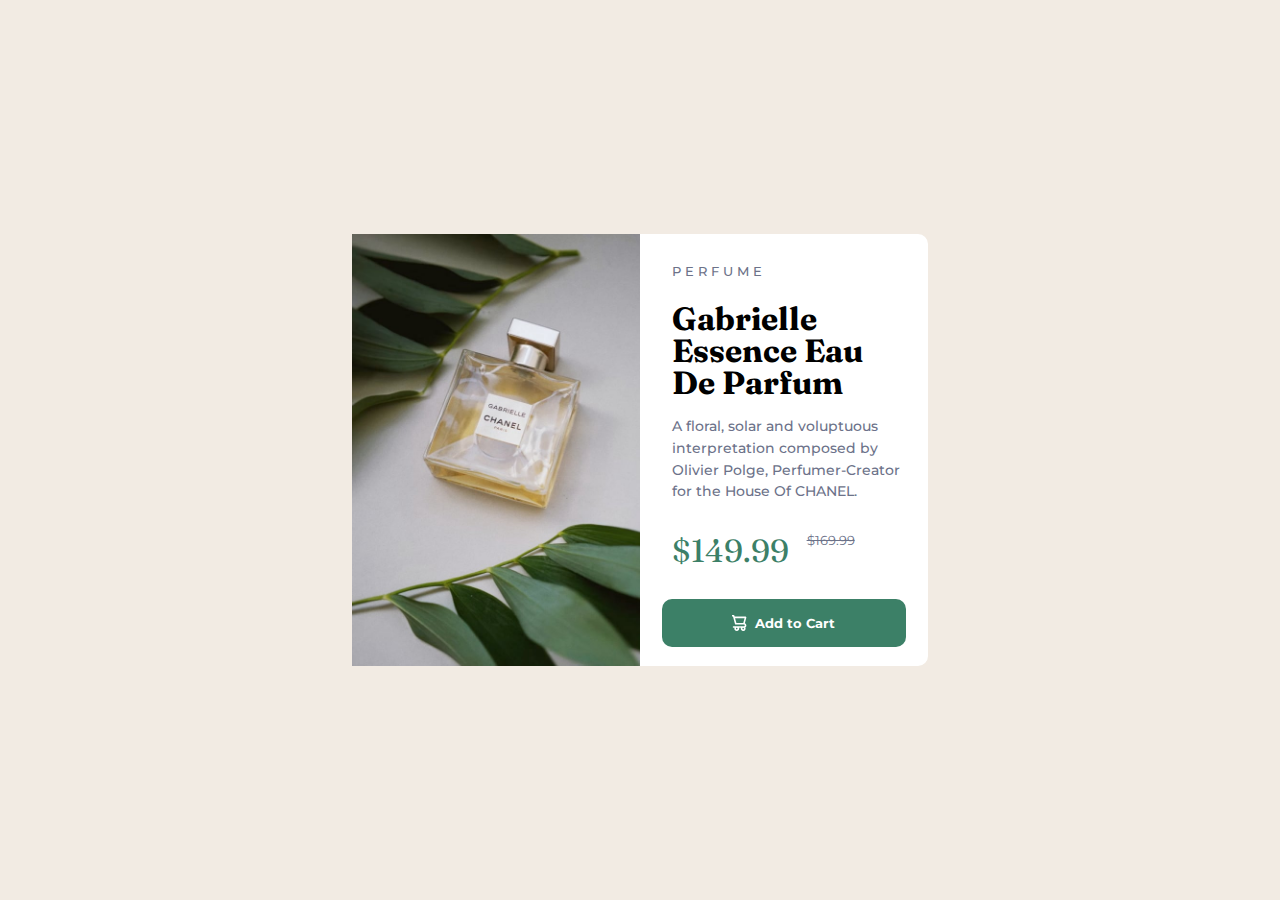
<file: index.html>
<!DOCTYPE html>
<html lang="en">
  <head>
    <meta charset="UTF-8" />
    <meta name="viewport" content="width=device-width, initial-scale=1.0" />
    <!-- displays site properly based on user's device -->

    <link
      rel="icon"
      type="image/png"
      sizes="32x32"
      href="./images/favicon-32x32.png"
    />
    <link rel="stylesheet" href="reset.css" />
    <!-- resets all css properties -->
    <link rel="stylesheet" href="style.css" />
    <!-- main stylesheet -->
    <title>Frontend Mentor | Product preview card component</title>
    <link rel="preconnect" href="https://fonts.googleapis.com" />
    <link rel="preconnect" href="https://fonts.gstatic.com" crossorigin />
    <link
      href="https://fonts.googleapis.com/css2?family=Fraunces:opsz,wght@9..144,700&family=Montserrat:wght@500;700&display=swap"
      rel="stylesheet"
    />
  </head>
  <body>
    <figure class="preview-card">
      <img
        src="images/image-product-mobile.jpg"
        alt="image of a perfume"
        class="perfume-img-mobile"
      />
      <img
        src="images/image-product-desktop.jpg"
        alt="image of a perfume"
        class="perfume-img-desktop"
      />
      <figcaption>
        <p class="perfume">Perfume</p>
        <h2 class="perfume-name">Gabrielle Essence Eau De Parfum</h2>
        <p class="perfume-description">
          A floral, solar and voluptuous interpretation composed by Olivier
          Polge, Perfumer-Creator for the House Of CHANEL.
        </p>
        <span class="price">$149.99</span
        ><span class="previous-price">$169.99</span>
        <button>
          <img src="images/icon-cart.svg" alt="icon of a shopping cart" />
          <span class="button-text">Add to Cart</span>
        </button>
      </figcaption>
    </figure>
  </body>
</html>
</file>
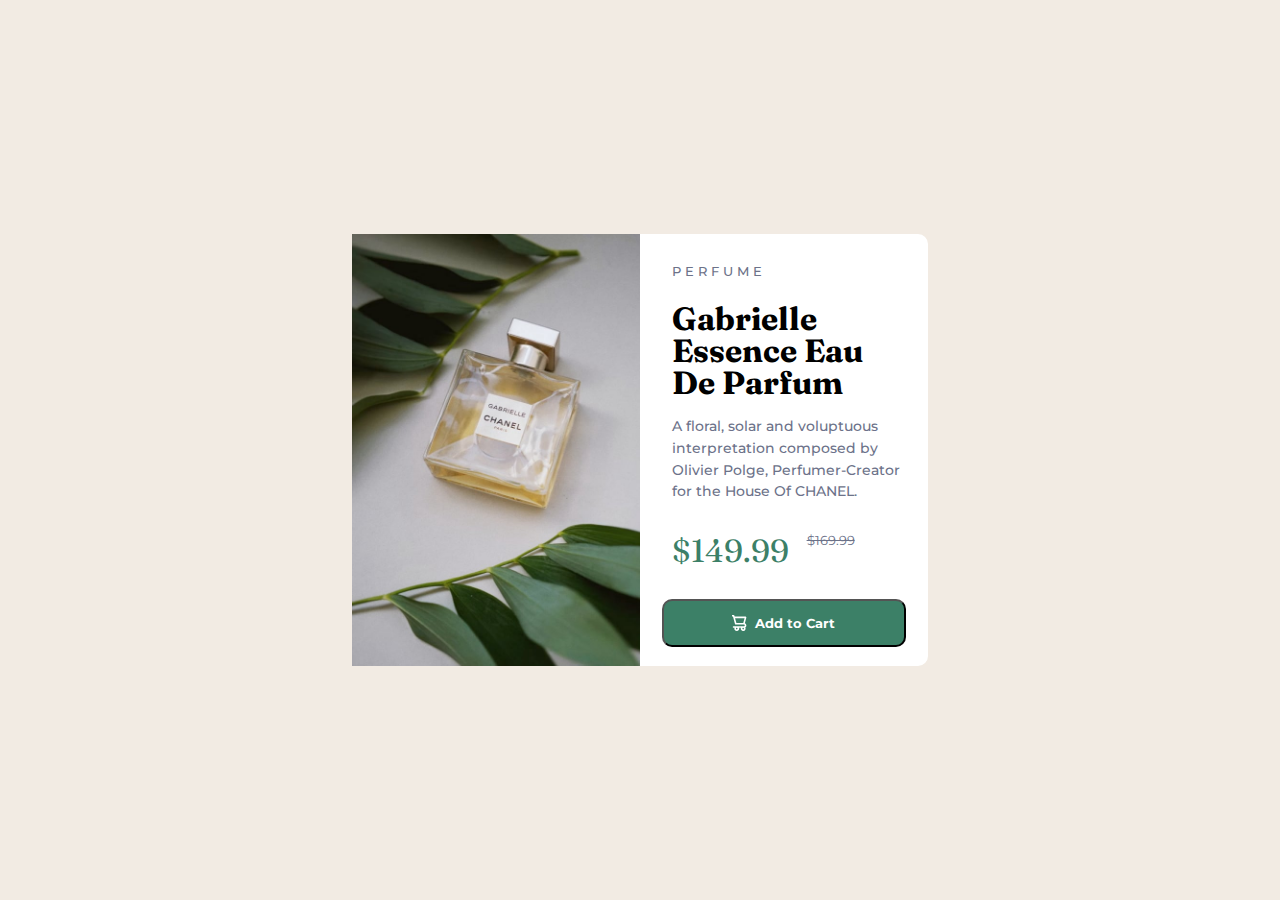
<file: product-preview-card-component-main/index.html>
<!DOCTYPE html>
<html lang="en">
<head>
  <meta charset="UTF-8">
  <meta name="viewport" content="width=device-width, initial-scale=1.0"> <!-- displays site properly based on user's device -->

  <link rel="icon" type="image/png" sizes="32x32" href="./images/favicon-32x32.png">
  <link rel="stylesheet" href="reset.css"> <!-- resets all css properties -->
  <link rel="stylesheet" href="style.css"> <!-- main stylesheet -->
  <title>Frontend Mentor | Product preview card component</title>

  <!-- Feel free to remove these styles or customise in your own stylesheet 👍 -->
  <style>
    .attribution { font-size: 11px; text-align: center; }
    .attribution a { color: hsl(228, 45%, 44%); }
  </style>
  <link rel="preconnect" href="https://fonts.googleapis.com">
  <link rel="preconnect" href="https://fonts.gstatic.com" crossorigin>
  <link href="https://fonts.googleapis.com/css2?family=Fraunces:opsz,wght@9..144,700&family=Montserrat:wght@500;700&display=swap" rel="stylesheet"> 
</head>
<body>
  <figure class="preview-card">
    <img src="images/image-product-mobile.jpg" alt="image of a perfume" class="perfume-img-mobile">
    <img src="images/image-product-desktop.jpg" alt="image of a perfume" class="perfume-img-desktop">
    <figcaption>
      <p class="perfume">Perfume</p>
      <h2 class="perfume-name">Gabrielle Essence Eau De Parfum</h2>
      <p class="perfume-description">A floral, solar and voluptuous interpretation composed by Olivier Polge, Perfumer-Creator for the House Of CHANEL.</p>
      <span class="price">$149.99</span><span class="previous-price">$169.99</span>
      <button href="#">
        <img src="images/icon-cart.svg" alt="icon of a shopping cart">
        <span class="button-text">Add to Cart</span>
      </button>
    </figcaption>
  </figure>
</body>
</html>
</file>
<file: style.css>
body {
    width: 100vw;
    height: 100vh;
    display: flex;
    flex-direction: column;
    align-items: center;
    justify-content: center;
    background-color: hsl(30, 38%, 92%);
}
figure.preview-card {
    background-color: white;
    width: 90%;
    border-radius: 10px;
    max-width: 576px;
}
figure.preview-card img.perfume-img-mobile {
    width: 100%;
    border-top-left-radius: 10px;
    border-top-right-radius: 10px;
}
figure.preview-card img.perfume-img-desktop {
    display: none;
}
figure.preview-card .perfume {
    font-weight: 500;
    text-transform: uppercase;
    letter-spacing: 4px;
    color: hsl(228, 12%, 48%);
    margin: 1.1rem;
    font-family: 'Montserrat', Arial, Helvetica, sans-serif;
    font-size: 0.8rem;
}
figure.preview-card .perfume-name {
    font-size: 2rem;
    margin: 0 1.1rem;
    font-weight: 700;
    font-family: 'Fraunces', Verdana, Geneva, Tahoma, sans-serif;
}

figure.preview-card .perfume-description {
    margin: 1.1rem;
    font-weight: 500;
    color: hsl(228, 12%, 48%);
    font-family: 'Montserrat', Arial, Helvetica, sans-serif;
    font-size: 0.9rem;
    line-height: 1.5;
}

figure.preview-card .price {
    color: hsl(158, 36%, 37%);
    font-size: 2rem;
    margin: 1.1rem;
    font-family: 'Fraunces', Verdana, Geneva, Tahoma, sans-serif;
}

figure.preview-card .previous-price {
    color: hsl(228, 12%, 48%);
    vertical-align: top;
    text-decoration: line-through;
    font-family: 'Montserrat', Arial, Helvetica, sans-serif;
    font-size: 0.8rem;
    vertical-align: top;
}
figure.preview-card button {
    margin: 0 auto;
    margin-top: 1.1rem;
    margin-bottom: 1.1rem;
    display: flex;
    align-items: center;
    justify-content: center;
    width: 85%;
    height: 3rem;
    background-color: hsl(158, 36%, 37%);
    border-radius: 10px;
    transition: background-color 0.15s ease-out;
    border: none;
    cursor: pointer;
}
figure.preview-card button .button-text {
    margin-left: 0.5rem;
    display: inline-block;
    vertical-align: middle;
    color: white;
    font-family: 'Montserrat', Arial, Helvetica, sans-serif;
    font-weight: 700;
}
figure.preview-card button:active {
    background-color: hsl(212, 21%, 14%);
}
@media (min-width: 576px) {
    figure.preview-card button:hover {
        background-color: hsl(212, 21%, 14%);
    }
    figure.preview-card button:focus {
        background-color: hsl(212, 21%, 14%);
    }
    figure.preview-card {
        margin-top: 1rem;
        margin-bottom: 1rem;
        display: flex;
    }
    figure.preview-card img.perfume-img-mobile {
        display: none;
    }
    figure.preview-card img.perfume-img-desktop {
        display: flex;
        width: 288px;
    }
    figure.preview-card .perfume {
        margin: 2rem;
        margin-bottom: 1.5rem;
    }
    figure.preview-card .perfume-name {
        margin-left: 2rem;
    }
    figure.preview-card .perfume-description {
        margin-left: 2rem;
        margin-bottom: 2rem;
    }
    figure.preview-card .price {
        margin-left: 2rem;
    }
    figure.preview-card button {
        margin-top: 2rem;
    }
}
</file>
<file: product-preview-card-component-main/style.css>
body {
    width: 100vw;
    height: 100vh;
    display: flex;
    flex-direction: column;
    align-items: center;
    justify-content: center;
    background-color: hsl(30, 38%, 92%);
}
figure.preview-card {
    background-color: white;
    width: 90%;
    border-radius: 10px;
    max-width: 576px;
}
figure.preview-card img.perfume-img-mobile {
    width: 100%;
    border-top-left-radius: 10px;
    border-top-right-radius: 10px;
}
figure.preview-card img.perfume-img-desktop {
    display: none;
}
figure.preview-card .perfume {
    font-weight: 500;
    text-transform: uppercase;
    letter-spacing: 4px;
    color: hsl(228, 12%, 48%);
    margin: 1.1rem;
    font-family: 'Montserrat', Arial, Helvetica, sans-serif;
    font-size: 0.8rem;
}
figure.preview-card .perfume-name {
    font-size: 2rem;
    margin: 0 1.1rem;
    font-weight: 700;
    font-family: 'Fraunces', Verdana, Geneva, Tahoma, sans-serif;
}

figure.preview-card .perfume-description {
    margin: 1.1rem;
    font-weight: 500;
    color: hsl(228, 12%, 48%);
    font-family: 'Montserrat', Arial, Helvetica, sans-serif;
    font-size: 0.9rem;
    line-height: 1.5;
}

figure.preview-card .price {
    color: hsl(158, 36%, 37%);
    font-size: 2rem;
    margin: 1.1rem;
    font-family: 'Fraunces', Verdana, Geneva, Tahoma, sans-serif;
}

figure.preview-card .previous-price {
    color: hsl(228, 12%, 48%);
    vertical-align: top;
    text-decoration: line-through;
    font-family: 'Montserrat', Arial, Helvetica, sans-serif;
    font-size: 0.8rem;
    vertical-align: top;
}
figure.preview-card button {
    margin: 0 auto;
    margin-top: 1.1rem;
    margin-bottom: 1.1rem;
    display: flex;
    align-items: center;
    justify-content: center;
    width: 85%;
    height: 3rem;
    background-color: hsl(158, 36%, 37%);
    border-radius: 10px;
    transition: background-color 0.15s ease-out;
}
figure.preview-card button .button-text {
    margin-left: 0.5rem;
    display: inline-block;
    vertical-align: middle;
    color: white;
    font-family: 'Montserrat', Arial, Helvetica, sans-serif;
    font-weight: 700;
}
figure.preview-card button:active {
    background-color: hsl(212, 21%, 14%);
}
@media (min-width: 576px) {
    figure.preview-card button:hover {
        background-color: hsl(212, 21%, 14%);
    }
    figure.preview-card {
        margin-top: 1rem;
        margin-bottom: 1rem;
        display: flex;
    }
    figure.preview-card img.perfume-img-mobile {
        display: none;
    }
    figure.preview-card img.perfume-img-desktop {
        display: flex;
        width: 288px;
    }
    figure.preview-card .perfume {
        margin: 2rem;
        margin-bottom: 1.5rem;
    }
    figure.preview-card .perfume-name {
        margin-left: 2rem;
    }
    figure.preview-card .perfume-description {
        margin-left: 2rem;
        margin-bottom: 2rem;
    }
    figure.preview-card .price {
        margin-left: 2rem;
    }
    figure.preview-card button {
        margin-top: 2rem;
    }
}
</file>
